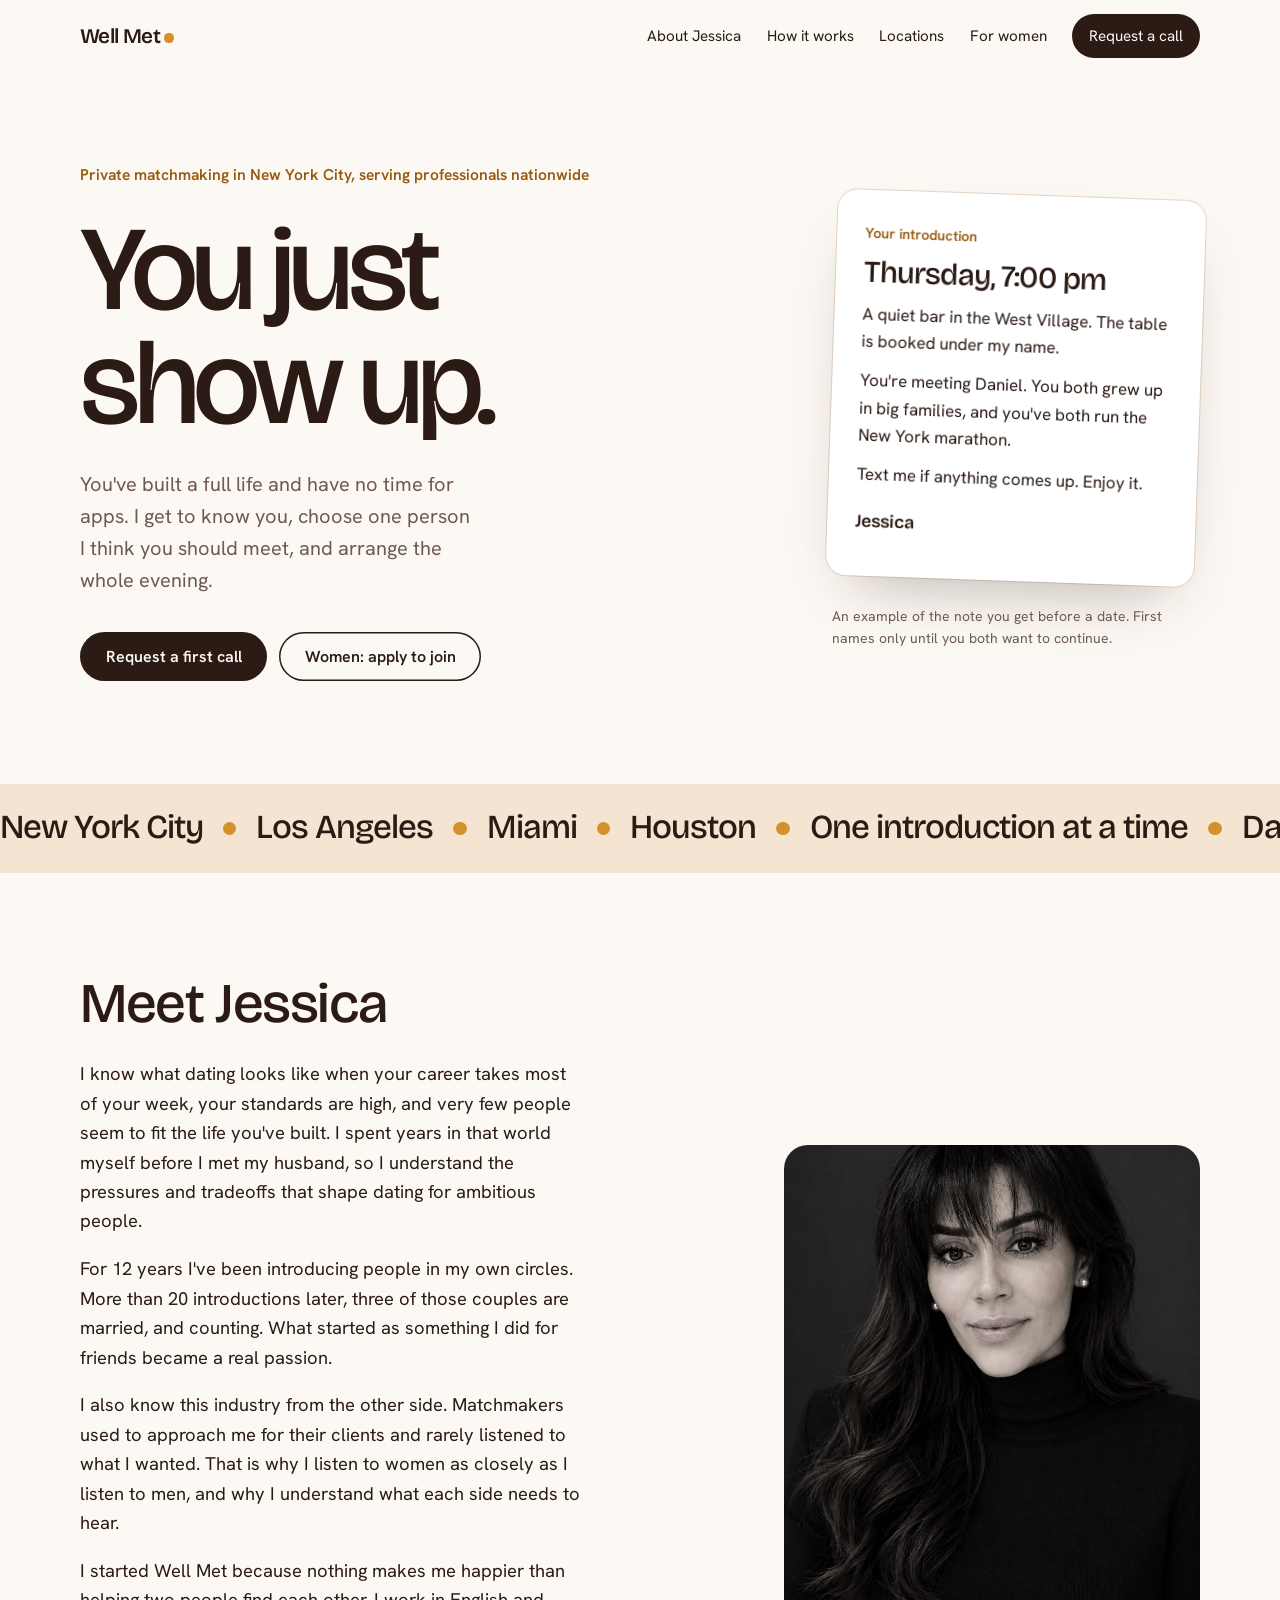
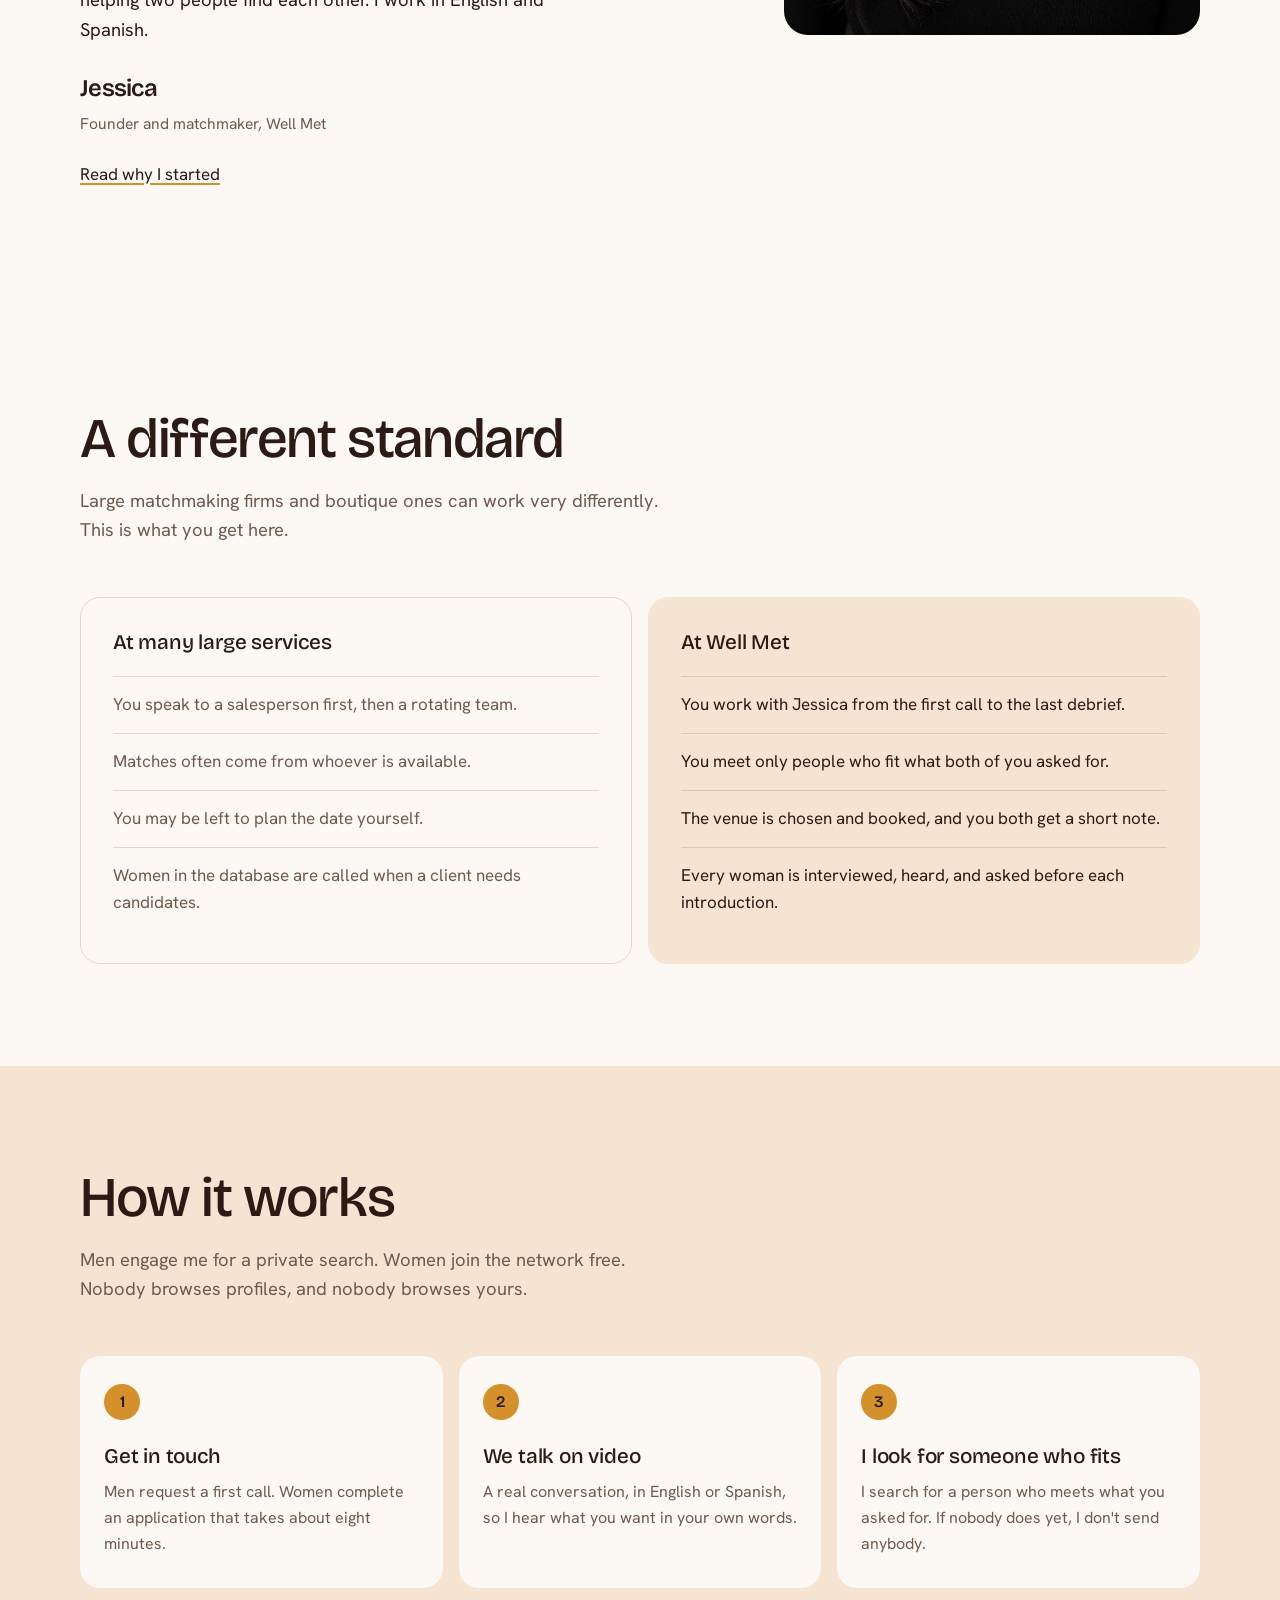
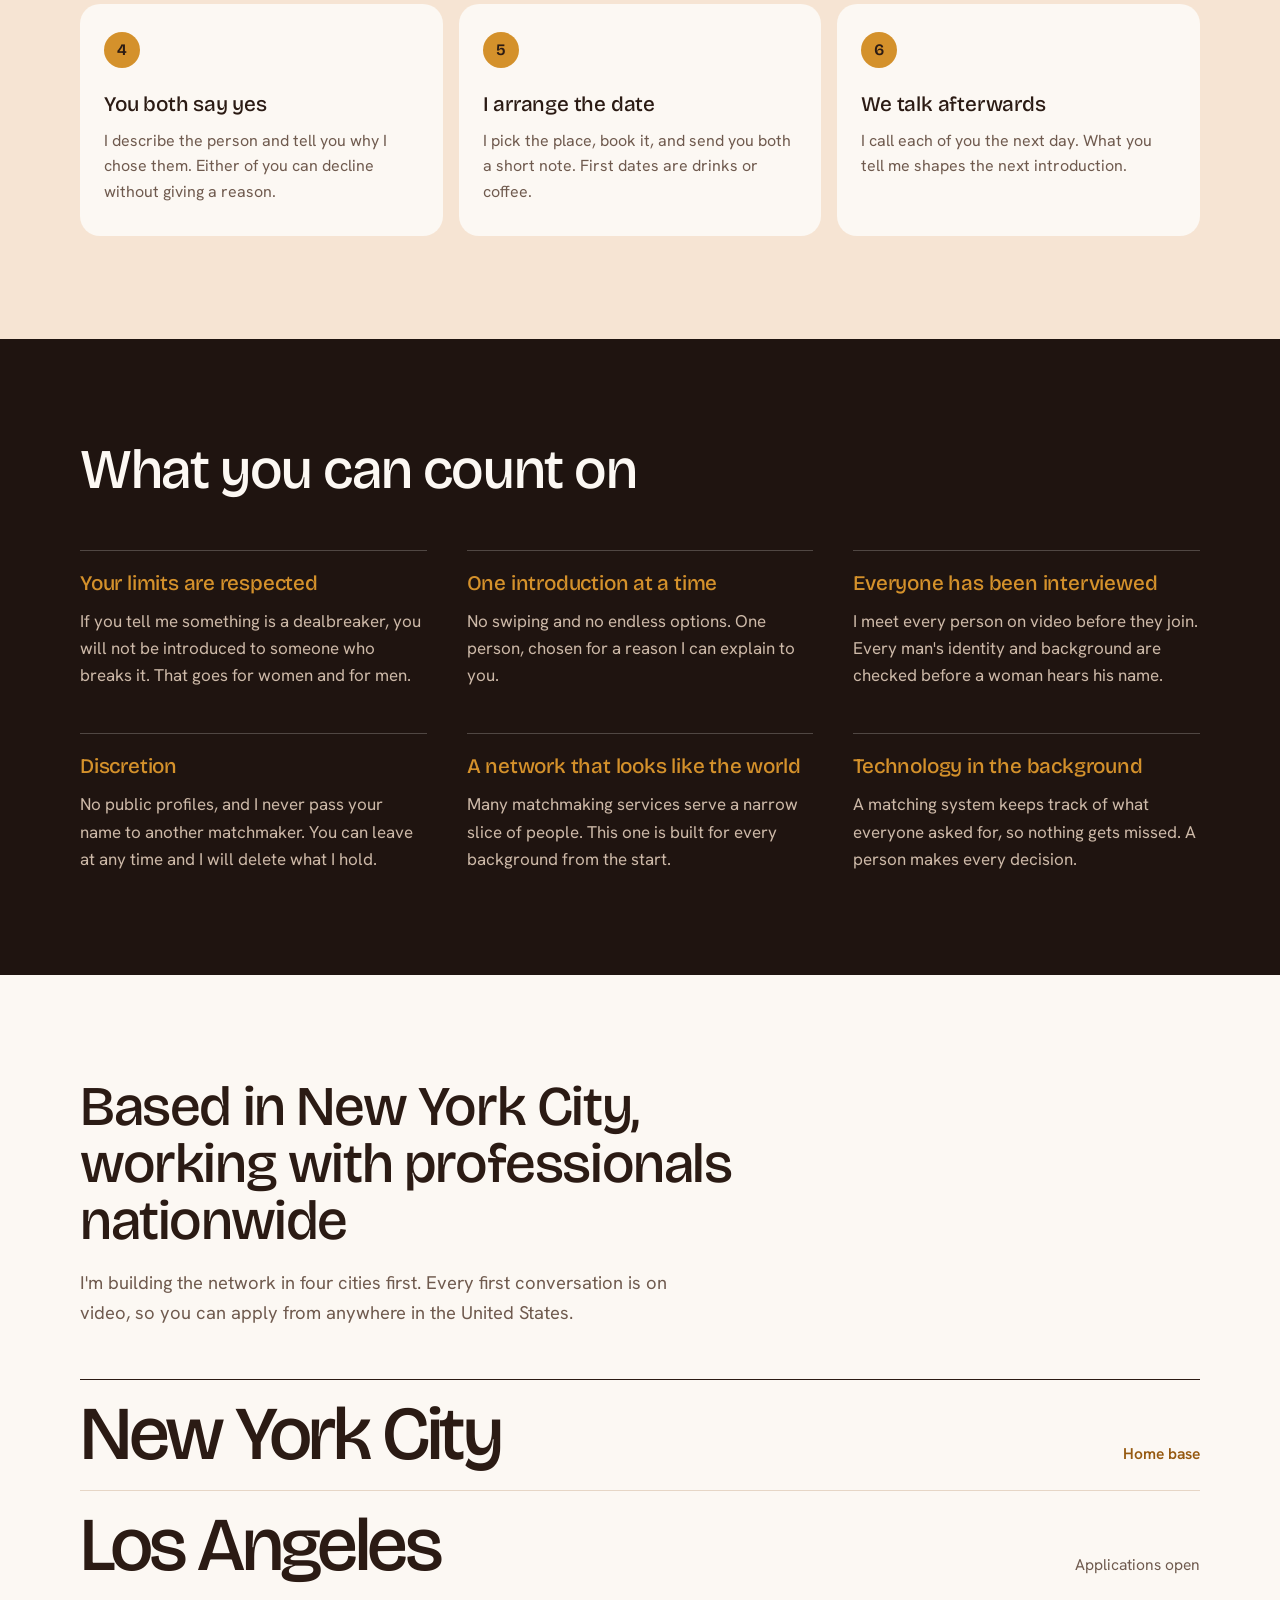
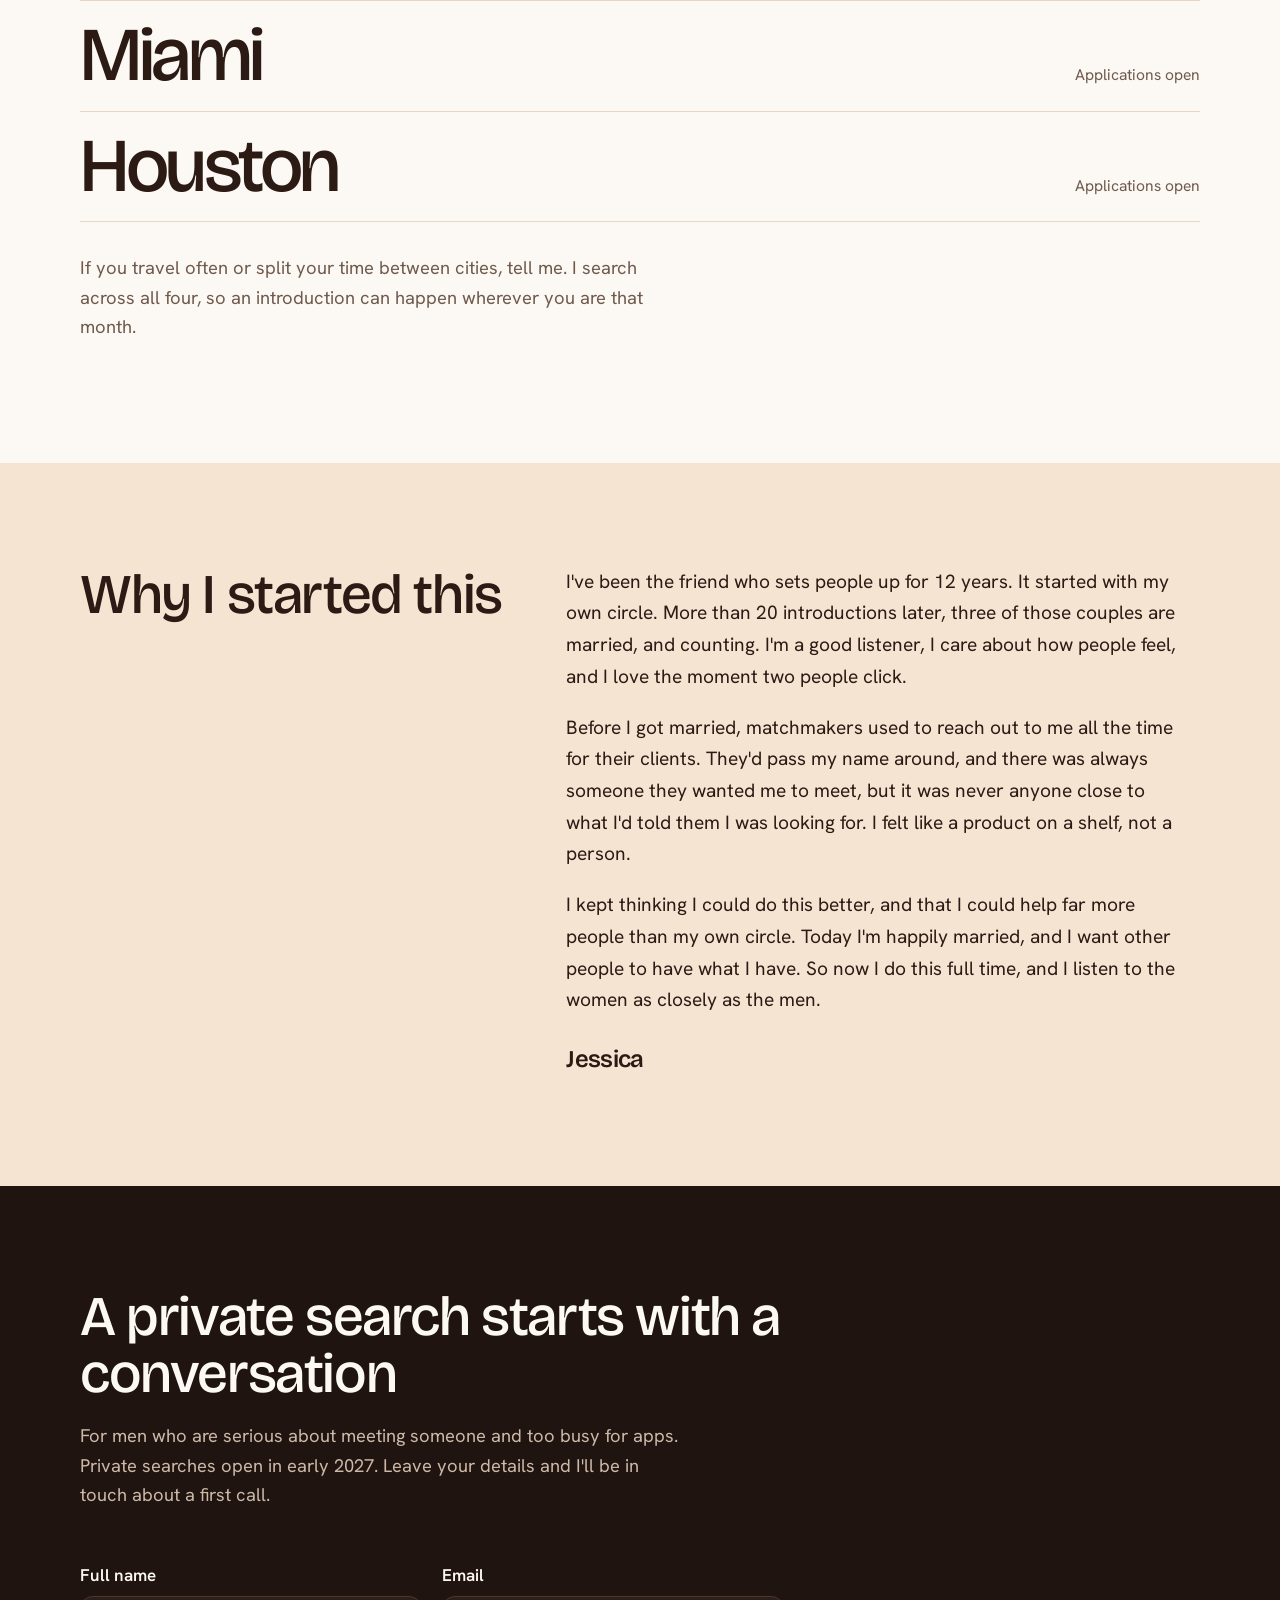
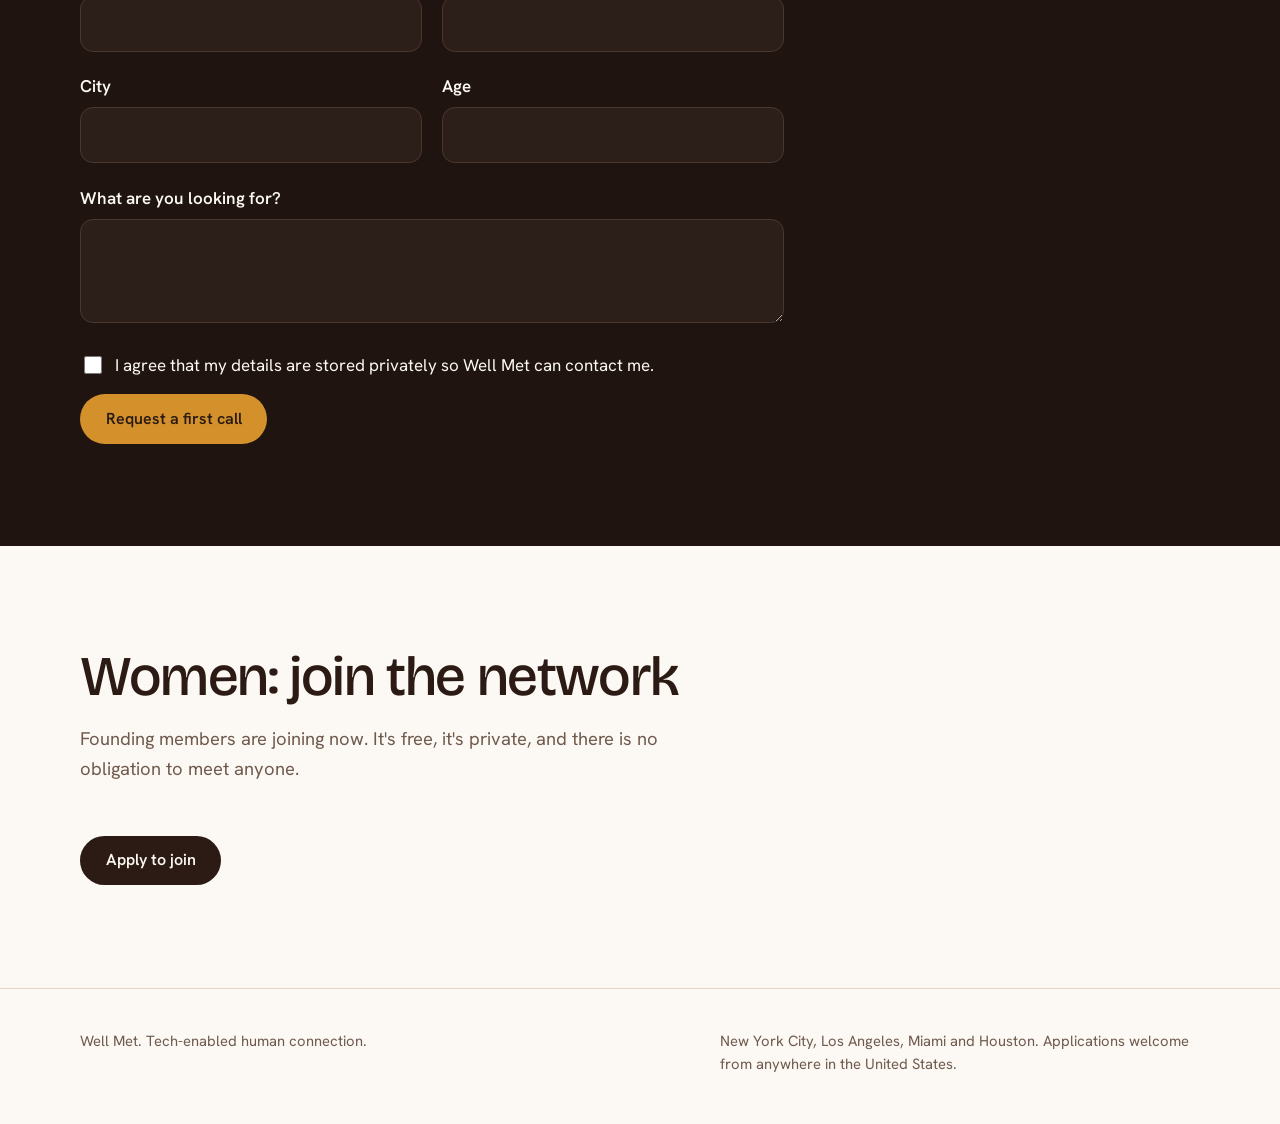
<file: index.html>
<!doctype html>
<html lang="en">
<head>
  <meta charset="utf-8">
  <meta name="viewport" content="width=device-width, initial-scale=1">
  <title>Well Met | Private matchmaking in New York City, serving professionals nationwide</title>
  <meta name="description" content="Private matchmaking based in New York City for busy professionals nationwide. One carefully chosen introduction at a time, with the whole date arranged for you.">
  <link rel="preconnect" href="https://fonts.googleapis.com">
  <link rel="preconnect" href="https://fonts.gstatic.com" crossorigin>
  <link href="https://fonts.googleapis.com/css2?family=Bricolage+Grotesque:opsz,wght@12..96,500;12..96,600&family=Hanken+Grotesk:wght@400;600&display=swap" rel="stylesheet">
  <link rel="stylesheet" href="styles.css">
</head>
<body>
  <header class="site-header">
    <div class="wrap">
      <a class="brand" href="index.html">Well Met</a>
      <nav class="site-nav" aria-label="Main">
        <a href="#about">About Jessica</a>
        <a href="#how">How it works</a>
        <a href="#locations">Locations</a>
        <a class="nav-keep" href="apply.html">For women</a>
        <a class="nav-cta" href="#men">Request a call</a>
      </nav>
    </div>
  </header>

  <main>
    <section class="hero">
      <div class="wrap">
        <div>
          <p class="hero-place">Private matchmaking in New York City, serving professionals nationwide</p>
          <h1>You just show up.</h1>
          <p class="hero-lede">You've built a full life and have no time for apps. I get to know you, choose one person I think you should meet, and arrange the whole evening.</p>
          <div class="hero-actions">
            <a class="button" href="#men">Request a first call</a>
            <a class="button button-quiet" href="apply.html">Women: apply to join</a>
          </div>
        </div>
        <div class="note-stack">
          <div class="note">
            <p class="note-kicker">Your introduction</p>
            <p class="note-when">Thursday, 7:00 pm</p>
            <p>A quiet bar in the West Village. The table is booked under my name.</p>
            <p>You're meeting Daniel. You both grew up in big families, and you've both run the New York marathon.</p>
            <p>Text me if anything comes up. Enjoy it.</p>
            <p class="note-sign">Jessica</p>
          </div>
          <p class="note-caption">An example of the note you get before a date. First names only until you both want to continue.</p>
        </div>
      </div>
    </section>

    <div class="band" aria-label="Cities served: New York City, Los Angeles, Miami and Houston">
      <div class="band-track">
        <div class="band-group"><span>New York City</span><span>Los Angeles</span><span>Miami</span><span>Houston</span><span>One introduction at a time</span><span>Dates arranged for you</span></div>
        <div class="band-group" aria-hidden="true"><span>New York City</span><span>Los Angeles</span><span>Miami</span><span>Houston</span><span>One introduction at a time</span><span>Dates arranged for you</span></div>
      </div>
    </div>

    <section class="section" id="about">
      <div class="wrap about">
        <div>
          <h2>Meet Jessica</h2>
          <div class="about-body">
            <p>I know what dating looks like when your career takes most of your week, your standards are high, and very few people seem to fit the life you've built. I spent years in that world myself before I met my husband, so I understand the pressures and tradeoffs that shape dating for ambitious people.</p>
            <p>For 12 years I've been introducing people in my own circles. More than 20 introductions later, three of those couples are married, and counting. What started as something I did for friends became a real passion.</p>
            <p>I also know this industry from the other side. Matchmakers used to approach me for their clients and rarely listened to what I wanted. That is why I listen to women as closely as I listen to men, and why I understand what each side needs to hear.</p>
            <p>I started Well Met because nothing makes me happier than helping two people find each other. I work in English and Spanish.</p>
          </div>
          <p class="letter-sign">Jessica</p>
          <p class="letter-role">Founder and matchmaker, Well Met</p>
          <p class="about-link"><a href="#story">Read why I started</a></p>
        </div>
        <figure class="portrait">
          <img src="images/jessica.jpg" alt="Portrait of Jessica, founder of Well Met" width="800" height="941">
        </figure>
      </div>
    </section>

    <section class="section" id="difference">
      <div class="wrap">
        <div class="section-head">
          <h2>A different standard</h2>
          <p>Large matchmaking firms and boutique ones can work very differently. This is what you get here.</p>
        </div>
        <div class="compare">
          <div class="compare-col">
            <h3>At many large services</h3>
            <ul>
              <li>You speak to a salesperson first, then a rotating team.</li>
              <li>Matches often come from whoever is available.</li>
              <li>You may be left to plan the date yourself.</li>
              <li>Women in the database are called when a client needs candidates.</li>
            </ul>
          </div>
          <div class="compare-col compare-ours">
            <h3>At Well Met</h3>
            <ul>
              <li>You work with Jessica from the first call to the last debrief.</li>
              <li>You meet only people who fit what both of you asked for.</li>
              <li>The venue is chosen and booked, and you both get a short note.</li>
              <li>Every woman is interviewed, heard, and asked before each introduction.</li>
            </ul>
          </div>
        </div>
      </div>
    </section>

    <section class="section section-tint" id="how">
      <div class="wrap">
        <div class="section-head">
          <h2>How it works</h2>
          <p>Men engage me for a private search. Women join the network free. Nobody browses profiles, and nobody browses yours.</p>
        </div>
        <ol class="steps">
          <li>
            <h3>Get in touch</h3>
            <p>Men request a first call. Women complete an application that takes about eight minutes.</p>
          </li>
          <li>
            <h3>We talk on video</h3>
            <p>A real conversation, in English or Spanish, so I hear what you want in your own words.</p>
          </li>
          <li>
            <h3>I look for someone who fits</h3>
            <p>I search for a person who meets what you asked for. If nobody does yet, I don't send anybody.</p>
          </li>
          <li>
            <h3>You both say yes</h3>
            <p>I describe the person and tell you why I chose them. Either of you can decline without giving a reason.</p>
          </li>
          <li>
            <h3>I arrange the date</h3>
            <p>I pick the place, book it, and send you both a short note. First dates are drinks or coffee.</p>
          </li>
          <li>
            <h3>We talk afterwards</h3>
            <p>I call each of you the next day. What you tell me shapes the next introduction.</p>
          </li>
        </ol>
      </div>
    </section>

    <section class="section section-ink" id="promises">
      <div class="wrap">
        <div class="section-head">
          <h2>What you can count on</h2>
        </div>
        <div class="promises">
          <div>
            <h3>Your limits are respected</h3>
            <p>If you tell me something is a dealbreaker, you will not be introduced to someone who breaks it. That goes for women and for men.</p>
          </div>
          <div>
            <h3>One introduction at a time</h3>
            <p>No swiping and no endless options. One person, chosen for a reason I can explain to you.</p>
          </div>
          <div>
            <h3>Everyone has been interviewed</h3>
            <p>I meet every person on video before they join. Every man's identity and background are checked before a woman hears his name.</p>
          </div>
          <div>
            <h3>Discretion</h3>
            <p>No public profiles, and I never pass your name to another matchmaker. You can leave at any time and I will delete what I hold.</p>
          </div>
          <div>
            <h3>A network that looks like the world</h3>
            <p>Many matchmaking services serve a narrow slice of people. This one is built for every background from the start.</p>
          </div>
          <div>
            <h3>Technology in the background</h3>
            <p>A matching system keeps track of what everyone asked for, so nothing gets missed. A person makes every decision.</p>
          </div>
        </div>
      </div>
    </section>

    <section class="section" id="locations">
      <div class="wrap">
        <div class="section-head">
          <h2>Based in New York City, working with professionals nationwide</h2>
          <p>I'm building the network in four cities first. Every first conversation is on video, so you can apply from anywhere in the United States.</p>
        </div>
        <ul class="cities">
          <li><span class="city">New York City</span><span class="city-note">Home base</span></li>
          <li><span class="city">Los Angeles</span><span class="city-note">Applications open</span></li>
          <li><span class="city">Miami</span><span class="city-note">Applications open</span></li>
          <li><span class="city">Houston</span><span class="city-note">Applications open</span></li>
        </ul>
        <p class="cities-after">If you travel often or split your time between cities, tell me. I search across all four, so an introduction can happen wherever you are that month.</p>
      </div>
    </section>

    <section class="section section-tint" id="story">
      <div class="wrap letter">
        <h2>Why I started this</h2>
        <div class="letter-body">
          <p>I've been the friend who sets people up for 12 years. It started with my own circle. More than 20 introductions later, three of those couples are married, and counting. I'm a good listener, I care about how people feel, and I love the moment two people click.</p>
          <p>Before I got married, matchmakers used to reach out to me all the time for their clients. They'd pass my name around, and there was always someone they wanted me to meet, but it was never anyone close to what I'd told them I was looking for. I felt like a product on a shelf, not a person.</p>
          <p>I kept thinking I could do this better, and that I could help far more people than my own circle. Today I'm happily married, and I want other people to have what I have. So now I do this full time, and I listen to the women as closely as the men.</p>
          <p class="letter-sign">Jessica</p>
        </div>
      </div>
    </section>

    <section class="section section-ink" id="men">
      <div class="wrap">
        <div class="section-head">
          <h2>A private search starts with a conversation</h2>
          <p>For men who are serious about meeting someone and too busy for apps. Private searches open in early 2027. Leave your details and I'll be in touch about a first call.</p>
        </div>
        <form data-site-form data-form-name="Men's enquiry" novalidate>
          <div class="row">
            <div class="field">
              <label for="m-name">Full name</label>
              <input type="text" id="m-name" name="name" autocomplete="name" required>
            </div>
            <div class="field">
              <label for="m-email">Email</label>
              <input type="email" id="m-email" name="email" autocomplete="email" required>
            </div>
          </div>
          <div class="row">
            <div class="field">
              <label for="m-city">City</label>
              <input type="text" id="m-city" name="city" autocomplete="address-level2" required>
            </div>
            <div class="field">
              <label for="m-age">Age</label>
              <input type="number" id="m-age" name="age" min="21" max="99" inputmode="numeric" required>
            </div>
          </div>
          <div class="field">
            <label for="m-want">What are you looking for?</label>
            <textarea id="m-want" name="looking_for"></textarea>
          </div>
          <label class="check"><input type="checkbox" name="consent" required> <span>I agree that my details are stored privately so Well Met can contact me.</span></label>
          <button class="button" type="submit">Request a first call</button>
          <p class="form-status" role="status" hidden></p>
        </form>
      </div>
    </section>

    <section class="section">
      <div class="wrap">
        <div class="section-head">
          <h2>Women: join the network</h2>
          <p>Founding members are joining now. It's free, it's private, and there is no obligation to meet anyone.</p>
        </div>
        <a class="button" href="apply.html">Apply to join</a>
      </div>
    </section>
  </main>

  <footer class="site-footer">
    <div class="wrap">
      <p>Well Met. Tech-enabled human connection.</p>
      <p>New York City, Los Angeles, Miami and Houston. Applications welcome from anywhere in the United States.</p>
    </div>
  </footer>

  <script src="site.js"></script>
</body>
</html>
</file>
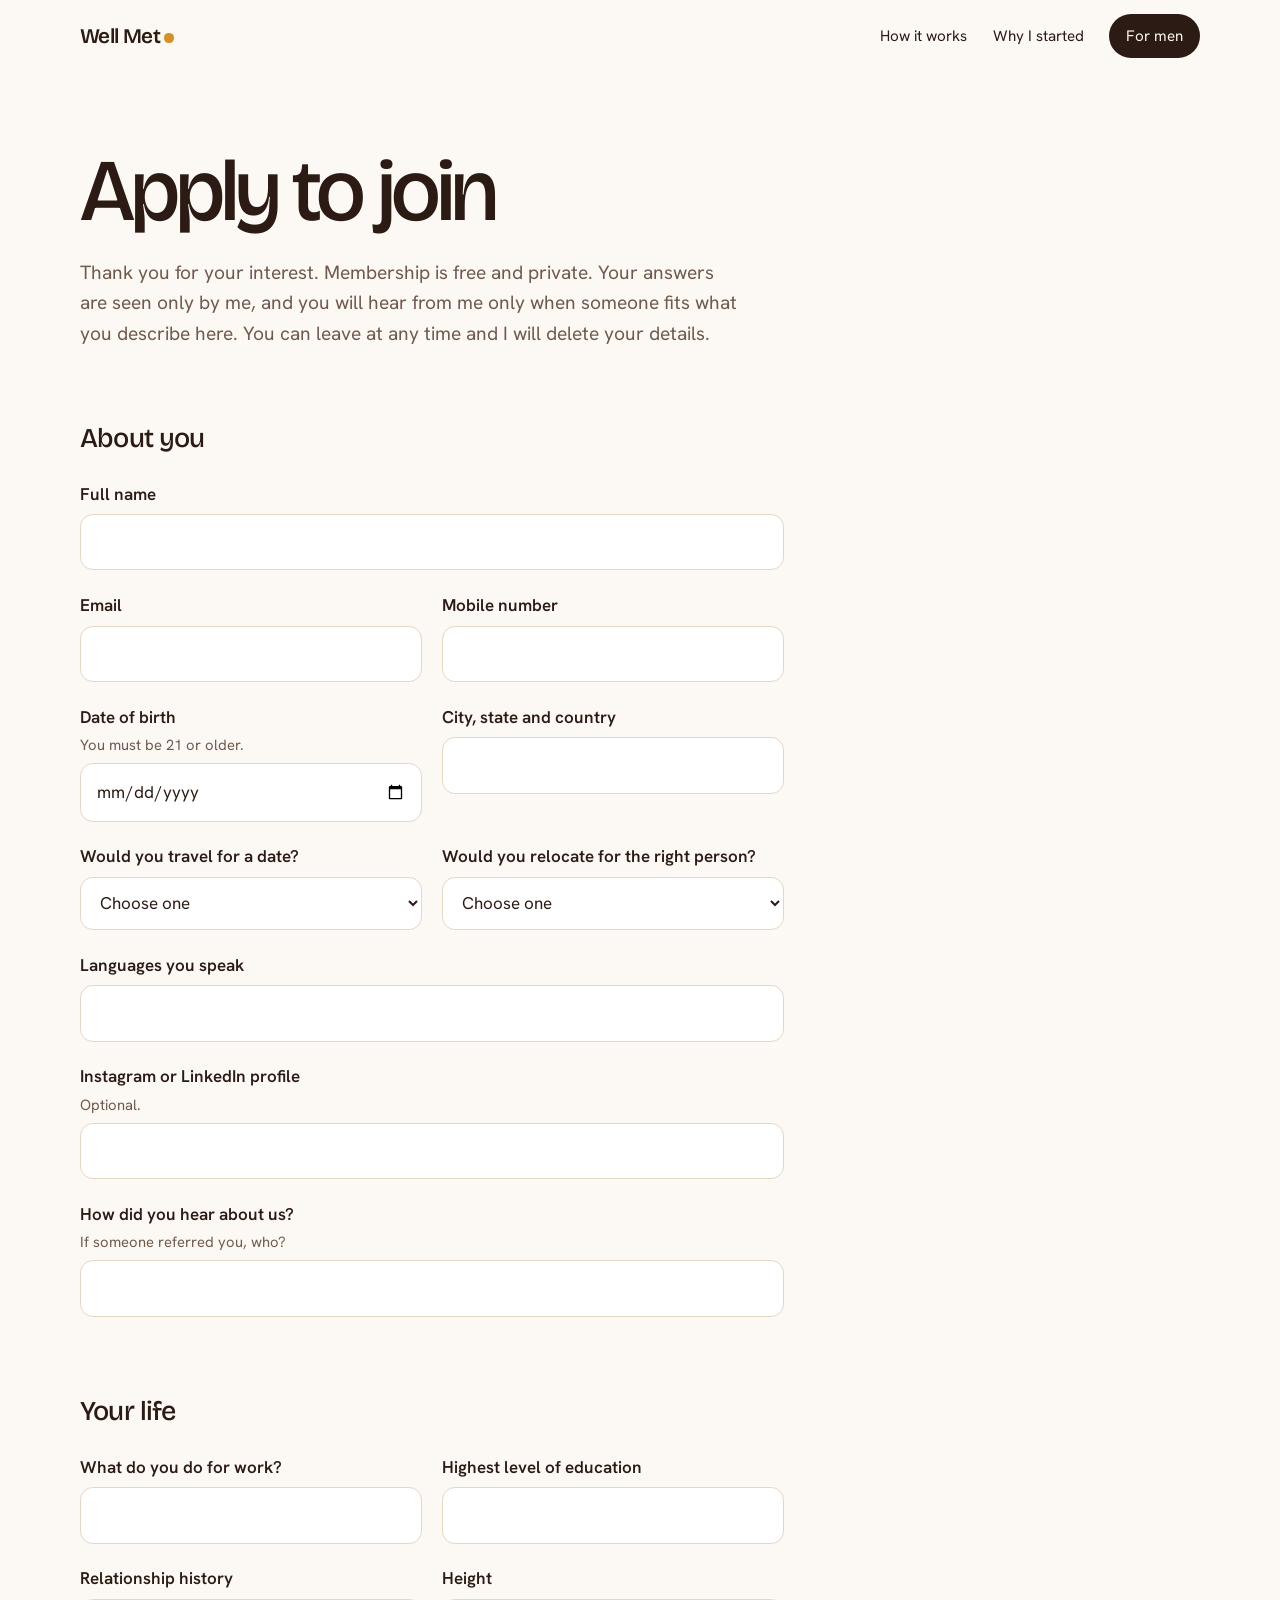
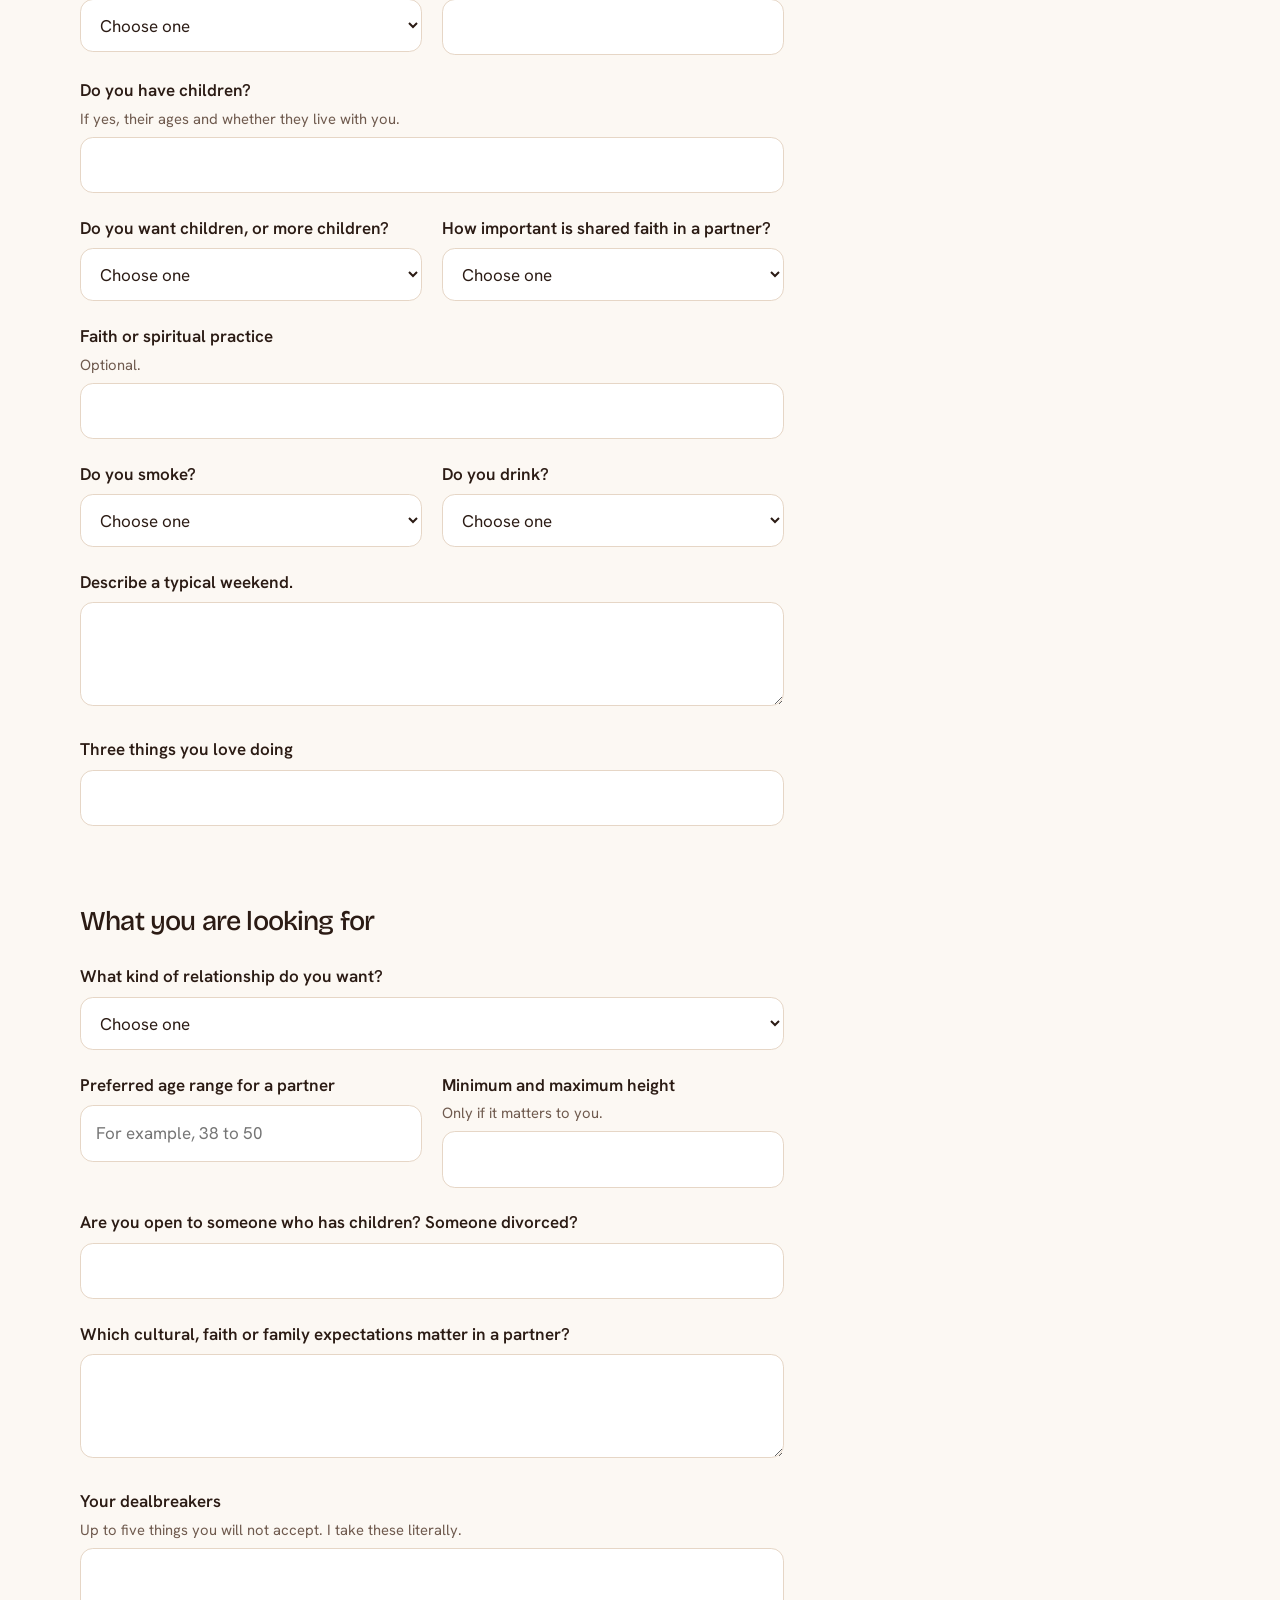
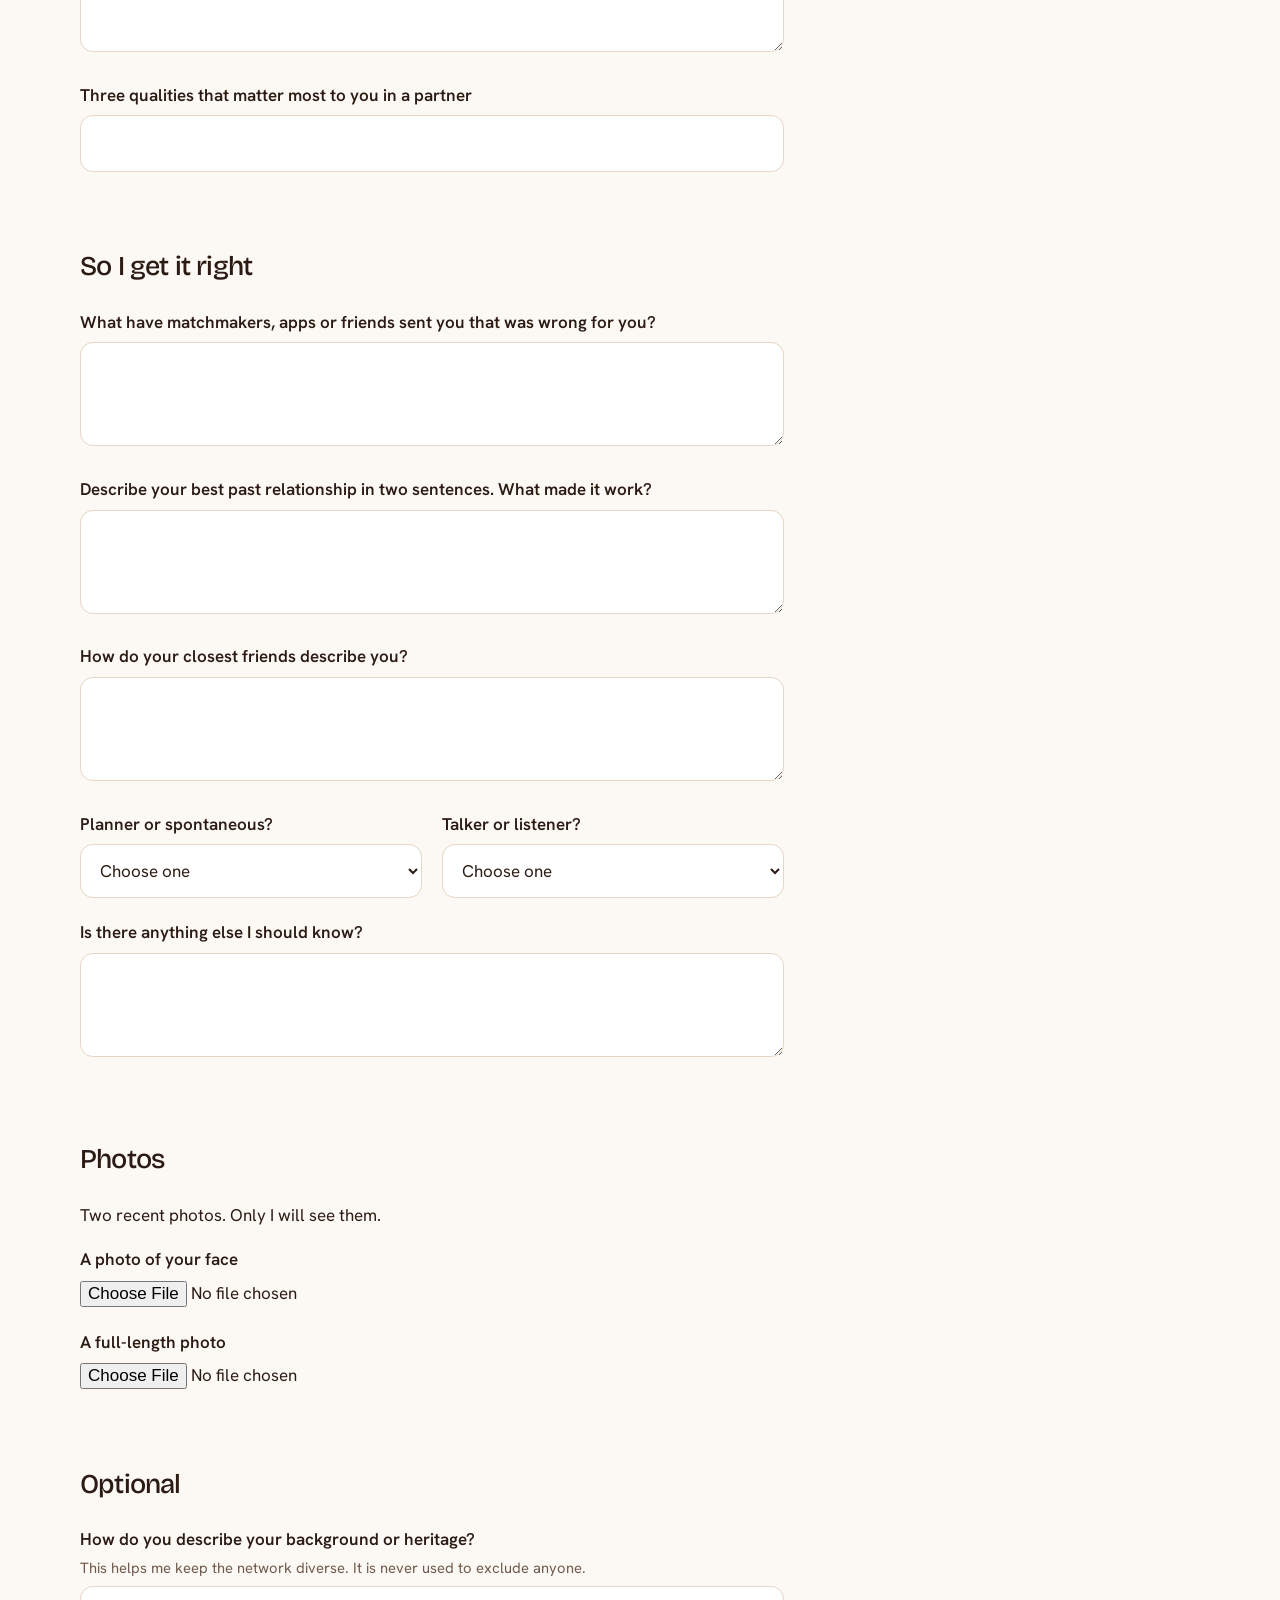
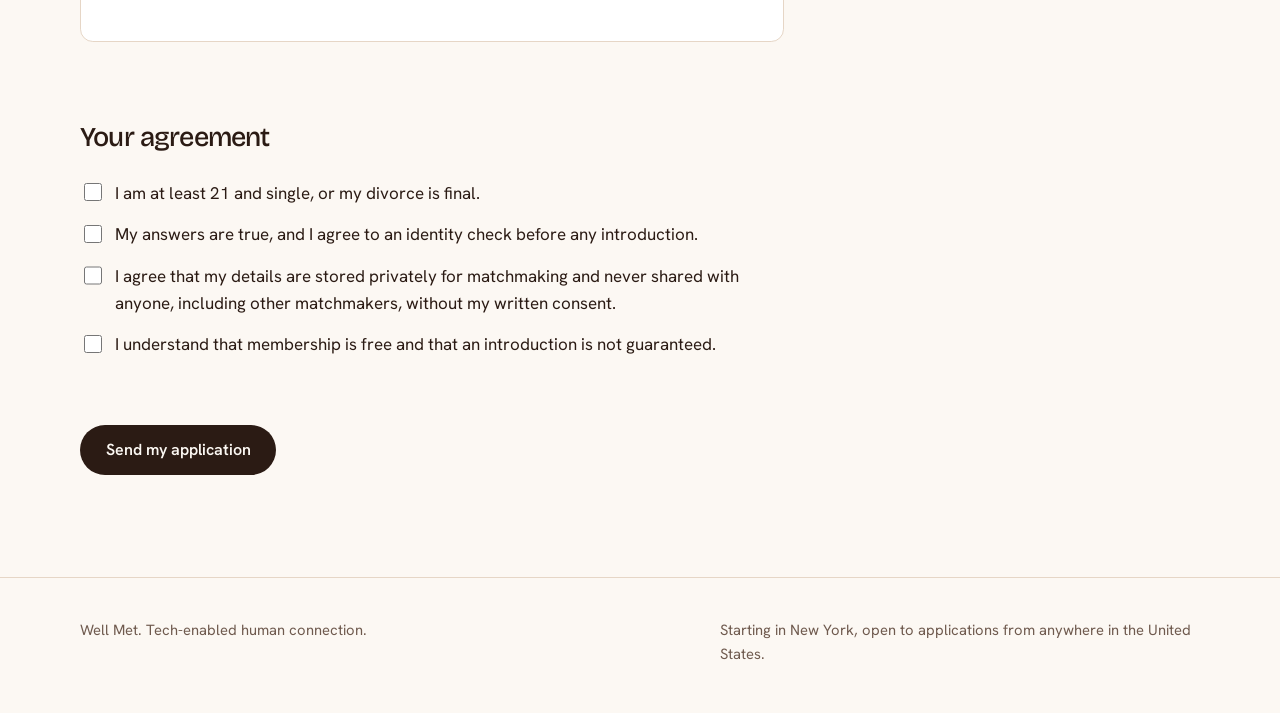
<file: apply.html>
<!doctype html>
<html lang="en">
<head>
  <meta charset="utf-8">
  <meta name="viewport" content="width=device-width, initial-scale=1">
  <title>Apply to join | Well Met</title>
  <meta name="description" content="Apply to join the Well Met network. Free and private for women.">
  <link rel="preconnect" href="https://fonts.googleapis.com">
  <link rel="preconnect" href="https://fonts.gstatic.com" crossorigin>
  <link href="https://fonts.googleapis.com/css2?family=Bricolage+Grotesque:opsz,wght@12..96,500;12..96,600&family=Hanken+Grotesk:wght@400;600&display=swap" rel="stylesheet">
  <link rel="stylesheet" href="styles.css">
</head>
<body>
  <header class="site-header">
    <div class="wrap">
      <a class="brand" href="index.html">Well Met</a>
      <nav class="site-nav" aria-label="Main">
        <a href="index.html#how">How it works</a>
        <a href="index.html#story">Why I started</a>
        <a class="nav-cta" href="index.html#men">For men</a>
      </nav>
    </div>
  </header>

  <main>
    <div class="wrap page-head">
      <h1>Apply to join</h1>
      <p>Thank you for your interest. Membership is free and private. Your answers are seen only by me, and you will hear from me only when someone fits what you describe here. You can leave at any time and I will delete your details.</p>
    </div>

    <div class="wrap section" style="padding-top: 1rem;">
      <form data-site-form data-form-name="Women's application" data-min-age="21" enctype="multipart/form-data" novalidate>

        <fieldset>
          <legend>About you</legend>
          <div class="field"><label for="name">Full name</label><input type="text" id="name" name="name" autocomplete="name" required></div>
          <div class="row">
            <div class="field"><label for="email">Email</label><input type="email" id="email" name="email" autocomplete="email" required></div>
            <div class="field"><label for="phone">Mobile number</label><input type="tel" id="phone" name="phone" autocomplete="tel" required></div>
          </div>
          <div class="row">
            <div class="field"><label for="dob">Date of birth <span class="hint">You must be 21 or older.</span></label><input type="date" id="dob" name="date_of_birth" autocomplete="bday" required></div>
            <div class="field"><label for="location">City, state and country</label><input type="text" id="location" name="location" required></div>
          </div>
          <div class="row">
            <div class="field">
              <label for="travel">Would you travel for a date?</label>
              <select id="travel" name="travel" required>
                <option value="">Choose one</option>
                <option>My city only</option>
                <option>Within 2 hours</option>
                <option>Anywhere in the US</option>
                <option>Internationally</option>
              </select>
            </div>
            <div class="field">
              <label for="relocate">Would you relocate for the right person?</label>
              <select id="relocate" name="relocate" required>
                <option value="">Choose one</option>
                <option>Yes</option>
                <option>Possibly</option>
                <option>No</option>
              </select>
            </div>
          </div>
          <div class="field"><label for="languages">Languages you speak</label><input type="text" id="languages" name="languages"></div>
          <div class="field"><label for="social">Instagram or LinkedIn profile <span class="hint">Optional.</span></label><input type="text" id="social" name="social_profile"></div>
          <div class="field"><label for="heard">How did you hear about us? <span class="hint">If someone referred you, who?</span></label><input type="text" id="heard" name="heard_from"></div>
        </fieldset>

        <fieldset>
          <legend>Your life</legend>
          <div class="row">
            <div class="field"><label for="work">What do you do for work?</label><input type="text" id="work" name="work"></div>
            <div class="field"><label for="education">Highest level of education</label><input type="text" id="education" name="education"></div>
          </div>
          <div class="row">
            <div class="field">
              <label for="history">Relationship history</label>
              <select id="history" name="relationship_history" required>
                <option value="">Choose one</option>
                <option>Never married</option>
                <option>Divorced</option>
                <option>Widowed</option>
                <option>Separated</option>
              </select>
            </div>
            <div class="field"><label for="height">Height</label><input type="text" id="height" name="height"></div>
          </div>
          <div class="field"><label for="children">Do you have children? <span class="hint">If yes, their ages and whether they live with you.</span></label><input type="text" id="children" name="children"></div>
          <div class="row">
            <div class="field">
              <label for="want-children">Do you want children, or more children?</label>
              <select id="want-children" name="wants_children" required>
                <option value="">Choose one</option>
                <option>Yes</option>
                <option>Open</option>
                <option>No</option>
              </select>
            </div>
            <div class="field">
              <label for="faith-importance">How important is shared faith in a partner?</label>
              <select id="faith-importance" name="faith_importance">
                <option value="">Choose one</option>
                <option>Essential</option>
                <option>Nice to have</option>
                <option>Not important</option>
              </select>
            </div>
          </div>
          <div class="field"><label for="faith">Faith or spiritual practice <span class="hint">Optional.</span></label><input type="text" id="faith" name="faith"></div>
          <div class="row">
            <div class="field">
              <label for="smoke">Do you smoke?</label>
              <select id="smoke" name="smoking"><option value="">Choose one</option><option>Never</option><option>Socially</option><option>Regularly</option></select>
            </div>
            <div class="field">
              <label for="drink">Do you drink?</label>
              <select id="drink" name="drinking"><option value="">Choose one</option><option>Never</option><option>Socially</option><option>Regularly</option></select>
            </div>
          </div>
          <div class="field"><label for="weekend">Describe a typical weekend.</label><textarea id="weekend" name="typical_weekend"></textarea></div>
          <div class="field"><label for="loves">Three things you love doing</label><input type="text" id="loves" name="three_loves"></div>
        </fieldset>

        <fieldset>
          <legend>What you are looking for</legend>
          <div class="field">
            <label for="goal">What kind of relationship do you want?</label>
            <select id="goal" name="relationship_goal" required>
              <option value="">Choose one</option>
              <option>Marriage</option>
              <option>Long-term partner</option>
              <option>Open to seeing where it goes</option>
            </select>
          </div>
          <div class="row">
            <div class="field"><label for="age-range">Preferred age range for a partner</label><input type="text" id="age-range" name="partner_age_range" placeholder="For example, 38 to 50" required></div>
            <div class="field"><label for="height-range">Minimum and maximum height <span class="hint">Only if it matters to you.</span></label><input type="text" id="height-range" name="partner_height_range"></div>
          </div>
          <div class="field"><label for="open-to">Are you open to someone who has children? Someone divorced?</label><input type="text" id="open-to" name="open_to_children_divorce"></div>
          <div class="field"><label for="expectations">Which cultural, faith or family expectations matter in a partner?</label><textarea id="expectations" name="expectations"></textarea></div>
          <div class="field"><label for="dealbreakers">Your dealbreakers <span class="hint">Up to five things you will not accept. I take these literally.</span></label><textarea id="dealbreakers" name="dealbreakers" required></textarea></div>
          <div class="field"><label for="qualities">Three qualities that matter most to you in a partner</label><input type="text" id="qualities" name="three_qualities"></div>
        </fieldset>

        <fieldset>
          <legend>So I get it right</legend>
          <div class="field"><label for="wrong">What have matchmakers, apps or friends sent you that was wrong for you?</label><textarea id="wrong" name="what_was_wrong"></textarea></div>
          <div class="field"><label for="best">Describe your best past relationship in two sentences. What made it work?</label><textarea id="best" name="best_relationship"></textarea></div>
          <div class="field"><label for="friends">How do your closest friends describe you?</label><textarea id="friends" name="friends_describe"></textarea></div>
          <div class="row">
            <div class="field">
              <label for="planner">Planner or spontaneous?</label>
              <select id="planner" name="planner_or_spontaneous"><option value="">Choose one</option><option>Planner</option><option>Spontaneous</option><option>Somewhere in between</option></select>
            </div>
            <div class="field">
              <label for="talker">Talker or listener?</label>
              <select id="talker" name="talker_or_listener"><option value="">Choose one</option><option>Talker</option><option>Listener</option><option>Somewhere in between</option></select>
            </div>
          </div>
          <div class="field"><label for="else">Is there anything else I should know?</label><textarea id="else" name="anything_else"></textarea></div>
        </fieldset>

        <fieldset>
          <legend>Photos</legend>
          <p>Two recent photos. Only I will see them.</p>
          <div class="field"><label for="photo-face">A photo of your face</label><input type="file" id="photo-face" name="photo_face" accept="image/*" required></div>
          <div class="field"><label for="photo-full">A full-length photo</label><input type="file" id="photo-full" name="photo_full" accept="image/*" required></div>
        </fieldset>

        <fieldset>
          <legend>Optional</legend>
          <div class="field"><label for="heritage">How do you describe your background or heritage? <span class="hint">This helps me keep the network diverse. It is never used to exclude anyone.</span></label><input type="text" id="heritage" name="heritage"></div>
        </fieldset>

        <fieldset>
          <legend>Your agreement</legend>
          <label class="check"><input type="checkbox" name="agree_age_single" required> <span>I am at least 21 and single, or my divorce is final.</span></label>
          <label class="check"><input type="checkbox" name="agree_truth" required> <span>My answers are true, and I agree to an identity check before any introduction.</span></label>
          <label class="check"><input type="checkbox" name="agree_privacy" required> <span>I agree that my details are stored privately for matchmaking and never shared with anyone, including other matchmakers, without my written consent.</span></label>
          <label class="check"><input type="checkbox" name="agree_no_guarantee" required> <span>I understand that membership is free and that an introduction is not guaranteed.</span></label>
        </fieldset>

        <button class="button" type="submit">Send my application</button>
        <p class="form-status" role="status" hidden></p>
      </form>
    </div>
  </main>

  <footer class="site-footer">
    <div class="wrap">
      <p>Well Met. Tech-enabled human connection.</p>
      <p>Starting in New York, open to applications from anywhere in the United States.</p>
    </div>
  </footer>

  <script src="site.js"></script>
</body>
</html>
</file>
<file: styles.css>
:root {
  --bg: #fcf8f3;
  --tint: #f6e4d3;
  --ink: #2b1b14;
  --soft: #6f5a4e;
  --amber: #d4912b;
  --amber-text: #96590f;
  --dark: #1f1410;
  --dark-soft: #cdb9a8;
  --line: #e6d6c6;
  --card: #ffffff;
  --display: "Bricolage Grotesque", "Hanken Grotesk", system-ui, -apple-system, "Segoe UI", sans-serif;
  --body: "Hanken Grotesk", system-ui, -apple-system, "Segoe UI", sans-serif;
  --measure: 60ch;
  --ease: cubic-bezier(0.2, 0.7, 0.2, 1);
}

* { box-sizing: border-box; }
html { scroll-behavior: smooth; scroll-padding-top: 5rem; }

body {
  margin: 0;
  background: var(--bg);
  color: var(--ink);
  font-family: var(--body);
  font-size: 1.0625rem;
  line-height: 1.6;
  -webkit-font-smoothing: antialiased;
}

a { color: var(--ink); text-underline-offset: 0.2em; text-decoration-color: var(--amber); text-decoration-thickness: 2px; }
a:hover { color: var(--amber-text); }
:focus-visible { outline: 3px solid var(--amber); outline-offset: 3px; border-radius: 4px; }

.wrap { width: min(100% - 2.5rem, 70rem); margin-inline: auto; }

h1, h2, h3 { font-family: var(--display); font-weight: 500; margin: 0; letter-spacing: -0.025em; }
h1 { font-size: clamp(3.25rem, 10vw, 7.5rem); line-height: 0.95; letter-spacing: -0.045em; }
h2 { font-size: clamp(2rem, 4.8vw, 3.5rem); line-height: 1.02; }
h3 { font-size: 1.3rem; line-height: 1.25; letter-spacing: -0.01em; }
p { margin: 0 0 1em; max-width: var(--measure); }

/* Header */
.site-header { position: sticky; top: 0; z-index: 10; background: rgba(252, 248, 243, 0.86); backdrop-filter: blur(12px); -webkit-backdrop-filter: blur(12px); border-bottom: 1px solid transparent; }
.site-header .wrap { display: flex; align-items: center; justify-content: space-between; gap: 1rem; padding-block: 0.9rem; }
.brand { font-family: var(--display); font-weight: 600; font-size: 1.3rem; letter-spacing: -0.03em; color: var(--ink); text-decoration: none; }
.brand::after { content: ""; display: inline-block; width: 0.45em; height: 0.45em; margin-left: 0.2em; border-radius: 50%; background: var(--amber); }
.site-nav { display: flex; align-items: center; gap: 1.6rem; font-size: 0.95rem; }
.site-nav a { color: var(--ink); text-decoration: none; }
.site-nav a:hover { color: var(--amber-text); }
.site-nav .nav-cta { background: var(--ink); color: var(--bg); padding: 0.6rem 1.05rem; border-radius: 999px; transition: background 0.25s var(--ease), color 0.25s var(--ease); }
.site-nav .nav-cta:hover { background: var(--amber); color: var(--ink); }

/* Buttons */
.button {
  display: inline-block;
  background: var(--ink);
  color: var(--bg);
  font: 600 1rem/1 var(--body);
  padding: 1.05rem 1.6rem;
  border: 0;
  border-radius: 999px;
  text-decoration: none;
  cursor: pointer;
  transition: background 0.25s var(--ease), color 0.25s var(--ease), transform 0.25s var(--ease);
}
.button:hover { background: var(--amber); color: var(--ink); transform: translateY(-2px); }
.button-quiet { background: transparent; color: var(--ink); box-shadow: inset 0 0 0 1.5px var(--ink); }
.button-quiet:hover { background: var(--ink); color: var(--bg); }

/* Hero */
.hero { padding: clamp(2.5rem, 7vw, 6rem) 0 clamp(3rem, 8vw, 6.5rem); overflow: hidden; }
.hero .wrap { display: grid; grid-template-columns: 1.2fr 0.8fr; gap: clamp(2rem, 5vw, 4.5rem); align-items: center; }
.hero-place { font-size: 0.975rem; color: var(--amber-text); font-weight: 600; margin: 0 0 1.5rem; max-width: none; }
.hero-lede { font-size: 1.25rem; color: var(--soft); margin: 1.75rem 0 2.25rem; max-width: 36ch; }
.hero-actions { display: flex; gap: 0.75rem; flex-wrap: wrap; }

.note-stack { display: grid; }
.note {
  background: var(--card);
  border-radius: 1.25rem;
  padding: 2rem 1.75rem 1.75rem;
  box-shadow: 0 30px 60px -30px rgba(43, 27, 20, 0.35), 0 0 0 1px var(--line);
  transform: rotate(2deg);
  max-width: 23rem;
  justify-self: end;
}
.note-kicker { font-size: 0.9rem; color: var(--amber-text); font-weight: 600; margin: 0 0 0.9rem; }
.note-when { font-family: var(--display); font-weight: 500; font-size: 1.9rem; line-height: 1.05; letter-spacing: -0.03em; margin: 0 0 1rem; }
.note p { margin-bottom: 0.75rem; }
.note-sign { font-family: var(--display); font-weight: 600; font-size: 1.1rem; margin: 1.25rem 0 0; }
.note-caption { font-size: 0.875rem; color: var(--soft); margin: 1.5rem 0 0; max-width: 23rem; justify-self: end; }

/* One page-load sequence */
@keyframes rise { from { opacity: 0; transform: translateY(1.5rem); } to { opacity: 1; transform: none; } }
@keyframes settle { from { opacity: 0; transform: translateY(2.5rem) rotate(8deg); } to { opacity: 1; transform: rotate(2deg); } }
.hero .wrap > div:first-child > * { animation: rise 0.8s var(--ease) both; }
.hero .wrap > div:first-child > :nth-child(2) { animation-delay: 0.08s; }
.hero .wrap > div:first-child > :nth-child(3) { animation-delay: 0.18s; }
.hero .wrap > div:first-child > :nth-child(4) { animation-delay: 0.28s; }
.note { animation: settle 1s var(--ease) 0.35s both; }
.note-caption { animation: rise 0.8s var(--ease) 0.7s both; }

/* Moving band of cities */
.band { background: var(--tint); overflow: hidden; padding: 1.1rem 0; }
.band-track { display: flex; width: max-content; animation: slide 38s linear infinite; }
.band:hover .band-track { animation-play-state: paused; }
.band-group { display: flex; flex: none; }
.band-group span { font-family: var(--display); font-weight: 500; font-size: clamp(1.4rem, 3vw, 2.1rem); letter-spacing: -0.03em; white-space: nowrap; padding-right: 1.25rem; display: flex; align-items: center; }
.band-group span::after { content: ""; width: 0.4em; height: 0.4em; border-radius: 50%; background: var(--amber); margin-left: 1.25rem; }
@keyframes slide { to { transform: translateX(-50%); } }

/* Sections */
.section { padding: clamp(3.5rem, 8vw, 7rem) 0; }
.section-tint { background: var(--tint); }
.section-ink { background: var(--dark); color: var(--bg); }
.section-ink a { color: var(--bg); }
.section-head { margin-bottom: clamp(2rem, 4vw, 3.25rem); max-width: 44rem; }
.section-head p { color: var(--soft); margin-top: 1.25rem; font-size: 1.15rem; }
.section-ink .section-head p { color: var(--dark-soft); }

/* Steps: a real sequence, so it is numbered */
.steps { list-style: none; margin: 0; padding: 0; counter-reset: step; display: grid; grid-template-columns: repeat(3, 1fr); gap: 1rem; }
.steps li { counter-increment: step; background: var(--bg); border-radius: 1.25rem; padding: 1.75rem 1.5rem 2rem; transition: transform 0.3s var(--ease), background 0.3s var(--ease); }
.steps li:hover { transform: translateY(-4px); background: var(--card); }
.steps li::before { content: counter(step); display: inline-grid; place-items: center; width: 2.25rem; height: 2.25rem; border-radius: 50%; background: var(--amber); color: var(--ink); font: 600 1rem/1 var(--display); margin-bottom: 1.5rem; }
.steps p { color: var(--soft); margin: 0.6rem 0 0; font-size: 1rem; }

/* Promises */
.promises { display: grid; grid-template-columns: repeat(3, 1fr); gap: 2.75rem 2.5rem; }
.promises > div { border-top: 1px solid rgba(252, 248, 243, 0.22); padding-top: 1.25rem; }
.promises h3 { color: var(--amber); }
.promises p { color: var(--dark-soft); margin: 0.7rem 0 0; }

/* About */
.about { display: grid; grid-template-columns: 1.1fr 0.9fr; gap: clamp(2rem, 6vw, 5rem); align-items: center; }
.about-body { font-size: 1.15rem; margin-top: 1.75rem; }
.about-body p { max-width: 50ch; }
.about-link { margin-top: 1.5rem; }
.portrait { margin: 0; justify-self: end; width: min(100%, 26rem); }
.portrait img { display: block; width: 100%; height: auto; border-radius: 1.5rem; }

/* Letter */
.letter { display: grid; grid-template-columns: 0.8fr 1.2fr; gap: clamp(2rem, 5vw, 4rem); align-items: start; }
.letter-body { font-size: 1.2rem; line-height: 1.65; }
.letter-body p { max-width: 56ch; }
.letter-sign { font-family: var(--display); font-weight: 600; font-size: 1.5rem; letter-spacing: -0.03em; margin: 1.5rem 0 0.25rem; }
.letter-role { color: var(--soft); font-size: 0.975rem; margin: 0; }

/* Comparison */
.compare { display: grid; grid-template-columns: 1fr 1fr; gap: 1rem; }
.compare-col { padding: 2rem; border-radius: 1.25rem; border: 1px solid var(--line); }
.compare-col h3 { margin-bottom: 1.25rem; }
.compare-col ul { margin: 0; padding: 0; list-style: none; }
.compare-col li { padding: 0.9rem 0; border-top: 1px solid var(--line); color: var(--soft); }
.compare-ours { background: var(--tint); border-color: var(--tint); }
.compare-ours li { color: var(--ink); border-top-color: rgba(43, 27, 20, 0.14); }

/* Cities */
.cities { list-style: none; margin: 0; padding: 0; border-top: 1px solid var(--ink); }
.cities li { display: flex; align-items: baseline; justify-content: space-between; gap: 1rem; padding: 1rem 0; border-bottom: 1px solid var(--line); transition: padding 0.35s var(--ease), color 0.35s var(--ease); }
.cities li:hover { padding-left: 1rem; color: var(--amber-text); }
.city { font-family: var(--display); font-weight: 500; font-size: clamp(2rem, 7vw, 4.75rem); line-height: 1.02; letter-spacing: -0.045em; }
.city-note { color: var(--soft); font-size: 0.975rem; text-align: right; flex: none; }
.cities li:first-child .city-note { color: var(--amber-text); font-weight: 600; }
.cities-after { margin-top: 2rem; font-size: 1.15rem; color: var(--soft); }

/* Forms */
form { max-width: 44rem; }
fieldset { border: 0; padding: 0; margin: 0 0 3.25rem; }
legend { font-family: var(--display); font-weight: 500; font-size: 1.7rem; letter-spacing: -0.03em; padding: 0; margin-bottom: 1.25rem; }
.field { margin-bottom: 1.35rem; }
.field label, .field .label { display: block; font-weight: 600; margin-bottom: 0.4rem; }
.hint { display: block; font-weight: 400; color: var(--soft); font-size: 0.925rem; margin-top: 0.15rem; }
input[type="text"], input[type="email"], input[type="tel"], input[type="date"], input[type="url"], input[type="number"], select, textarea {
  width: 100%;
  font: inherit;
  color: var(--ink);
  background: var(--card);
  border: 1.5px solid var(--line);
  border-radius: 0.8rem;
  padding: 0.85rem 0.95rem;
  transition: border-color 0.2s var(--ease);
}
input:hover, select:hover, textarea:hover { border-color: var(--soft); }
textarea { min-height: 6.5rem; resize: vertical; }
input[type="file"] { font: inherit; max-width: 100%; }
.row { display: grid; grid-template-columns: 1fr 1fr; gap: 0 1.25rem; }
.check { display: flex; align-items: flex-start; gap: 0.6rem; font-weight: 400; margin: 0 0 0.9rem; }
input[type="radio"], input[type="checkbox"] { accent-color: var(--amber-text); width: 1.15rem; height: 1.15rem; margin-top: 0.22rem; flex: none; }
.form-status { margin-top: 1.25rem; padding: 1rem 1.15rem; border-radius: 0.8rem; background: var(--tint); max-width: 44rem; }
.form-status[hidden] { display: none; }
.section-ink input[type="text"], .section-ink input[type="email"], .section-ink input[type="number"], .section-ink textarea { background: #2c1e18; border-color: #4a372d; color: var(--bg); }
.section-ink .form-status { background: #2c1e18; color: var(--bg); }
.section-ink .hint { color: var(--dark-soft); }
.section-ink .button { background: var(--amber); color: var(--ink); }
.section-ink .button:hover { background: var(--bg); }

.page-head { padding: clamp(2.5rem, 6vw, 5rem) 0 2rem; }
.page-head h1 { font-size: clamp(2.75rem, 8vw, 5.5rem); }
.page-head p { font-size: 1.2rem; color: var(--soft); margin-top: 1.5rem; }

/* Footer */
.site-footer { padding: 2.5rem 0 3rem; font-size: 0.925rem; color: var(--soft); border-top: 1px solid var(--line); }
.site-footer .wrap { display: flex; justify-content: space-between; gap: 1rem 2rem; flex-wrap: wrap; }
.site-footer p { margin: 0; }

@media (max-width: 56rem) {
  .hero .wrap, .letter, .about, .compare { grid-template-columns: 1fr; }
  .note, .note-caption { justify-self: start; }
  .portrait { justify-self: start; width: min(88%, 22rem); }
  .steps, .promises { grid-template-columns: 1fr 1fr; }
  .site-nav a:not(.nav-cta):not(.nav-keep) { display: none; }
}
@media (max-width: 34rem) {
  .steps, .promises, .row { grid-template-columns: 1fr; }
  .site-nav { gap: 1rem; }
}
@media (prefers-reduced-motion: reduce) {
  html { scroll-behavior: auto; }
  *, *::before, *::after { animation: none !important; transition: none !important; }
  .band-track { flex-wrap: wrap; width: auto; justify-content: center; }
  .band-group[aria-hidden="true"] { display: none; }
}
</file>
